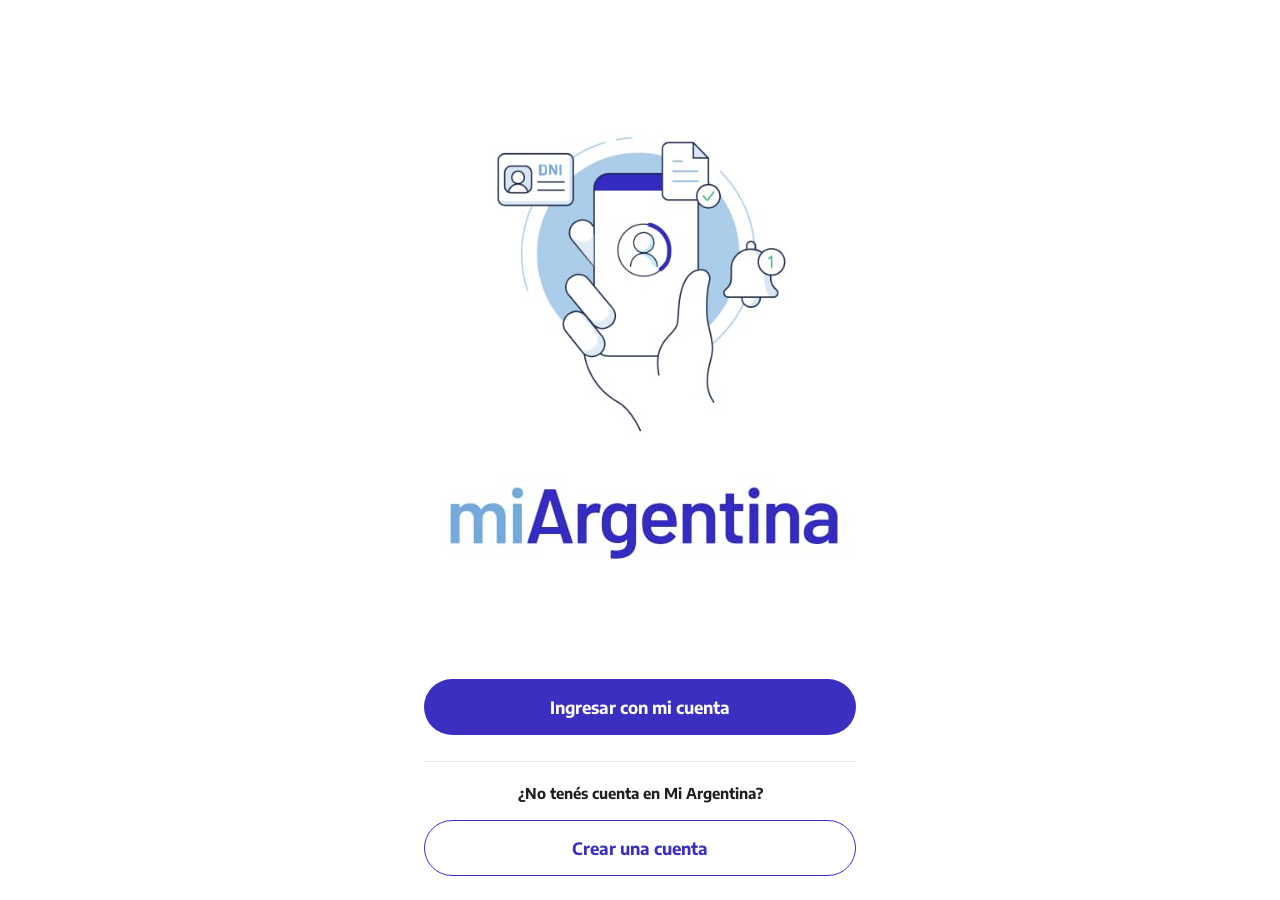
<file: index.html>
<!doctype html>
<html lang="es">
  <head>
    <meta charset="UTF-8" />
    <meta
      name="viewport"
      content="width=device-width, initial-scale=1.0, viewport-fit=cover"
    />
    <meta name="theme-color" content="#3830c2" />
    <meta name="mobile-web-app-capable" content="yes" />
    <meta name="apple-mobile-web-app-capable" content="yes" />
    <meta
      name="apple-mobile-web-app-status-bar-style"
      content="black-translucent"
    />
    <meta name="theme-color" content="#3a2fc1" />
    <title>Ingresar | Mi Argentina</title>
    <link rel="icon" href="res/favicon.ico" />
    <link rel="preconnect" href="https://fonts.googleapis.com" />
    <link rel="preconnect" href="https://fonts.gstatic.com" crossorigin />
    <link rel="apple-touch-icon" href="res/favicon.ico" />
    <link
      href="https://fonts.googleapis.com/css2?family=Encode+Sans:wght@500;600;700&family=Roboto:wght@400;500&display=swap"
      rel="stylesheet"
    />
    <style>
      :root {
        --primary: #3a2fc1;
        --text: #1f1f1f;
      }
      * {
        box-sizing: border-box;
        margin: 0;
        padding: 0;
      }
      html,
      body {
        height: 100%;
        background: #fff;
      }
      body {
        font-family: "Encode Sans", system-ui, sans-serif;
        color: var(--text);
        max-width: 480px;
        margin: 0 auto;
        min-height: 100dvh;
        display: flex;
        flex-direction: column;
        padding: env(safe-area-inset-top) 24px
          calc(24px + env(safe-area-inset-bottom));
        -webkit-tap-highlight-color: transparent;
      }

      .hero {
        flex: 1;
        display: flex;
        flex-direction: column;
        align-items: center;
        justify-content: center;
        gap: 28px;
        padding: 30px 0;
      }
      /* Placeholder for the brand/logo — replace with <img src="logo.svg" ...> */
      .brand-placeholder {
        width: 100%;
        aspect-ratio: 425 / 81;
        display: flex;
        align-items: center;
        justify-content: center;
        color: #9a9a9a;
        font-size: 13px;
        font-weight: 600;
        letter-spacing: 2px;
      }
      /* Placeholder for the hand illustration — replace with <img src="hand.svg" ...> */
      .hero-placeholder {
        width: 100%;
        max-width: 300px;
        aspect-ratio: 360 / 399;
        display: flex;
        align-items: center;
        justify-content: center;
        color: #9a9a9a;
        font-size: 14px;
        font-weight: 600;
        text-align: center;
      }

      .actions {
        display: flex;
        flex-direction: column;
      }
      .btn {
        display: flex;
        align-items: center;
        justify-content: center;
        width: 100%;
        height: 56px;
        border-radius: 999px;
        font-family: inherit;
        font-size: 17px;
        font-weight: 700;
        cursor: pointer;
        text-decoration: none;
      }
      .btn-primary {
        background: var(--primary);
        color: #fff;
        border: none;
      }
      .btn-primary:active {
        filter: brightness(1.1);
      }

      .divider {
        border: none;
        border-top: 1px solid #e6e6e6;
        margin: 26px 0 22px;
      }

      .signup-q {
        text-align: center;
        font-size: 15px;
        font-weight: 700;
        margin-bottom: 18px;
      }
      .btn-outline {
        background: #fff;
        color: var(--primary);
        border: 1.5px solid var(--primary);
      }
      .btn-outline:active {
        background: #f3f2fc;
      }
    </style>
  </head>
  <body>
    <div class="hero">
      <div>
        <img src="res/Hand.png" class="hero-placeholder" alt="Ingresar" />
      </div>
      <div>
        <img src="res/LogoMain.png" class="brand-placeholder" alt="Ingresar" />
      </div>
    </div>

    <div class="actions">
      <a href="dashboard.html" class="btn btn-primary"
        >Ingresar con mi cuenta</a
      >
      <hr class="divider" />
      <p class="signup-q">¿No tenés cuenta en Mi Argentina?</p>
      <a href="#" class="btn btn-outline">Crear una cuenta</a>
    </div>
  </body>
</html>
</file>
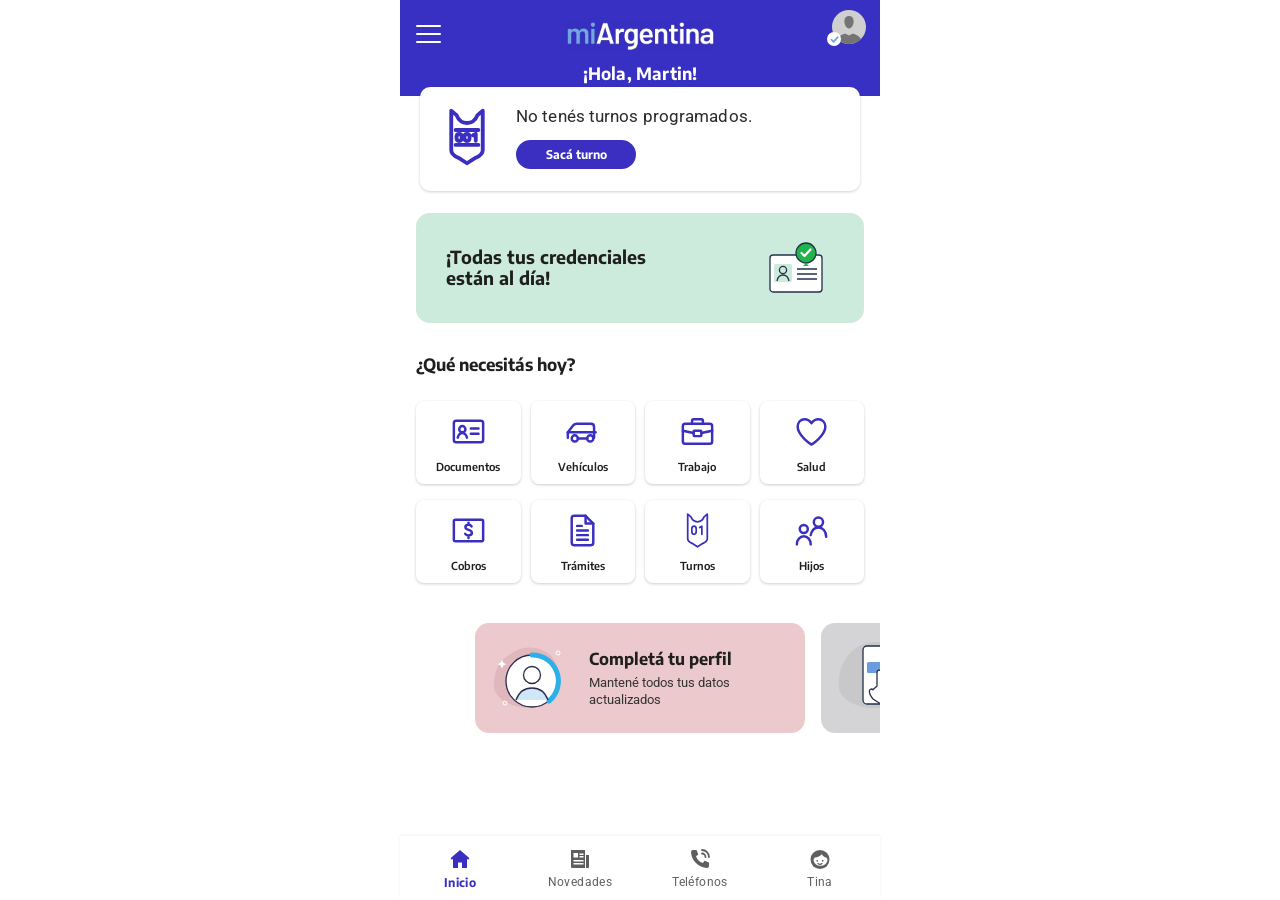
<file: dashboard.html>
<!doctype html>
<html lang="es">
  <head>
    <meta charset="UTF-8" />
    <meta
      name="viewport"
      content="width=device-width, initial-scale=1.0, viewport-fit=cover"
    />
    <meta name="theme-color" content="#3830c2" />
    <meta name="mobile-web-app-capable" content="yes" />
    <meta name="apple-mobile-web-app-capable" content="yes" />
    <meta
      name="apple-mobile-web-app-status-bar-style"
      content="black-translucent"
    />
    <meta name="theme-color" content="#3a2fc1" />
    <title>Ingresar | Mi Argentina</title>
    <link rel="icon" href="res/favicon.ico" />
    <link rel="preconnect" href="https://fonts.googleapis.com" />
    <link rel="preconnect" href="https://fonts.gstatic.com" crossorigin />
    <link rel="apple-touch-icon" href="res/favicon.ico" />
    <link
      href="https://fonts.googleapis.com/css2?family=Encode+Sans:wght@500;600;700&family=Roboto:wght@400;500&display=swap"
      rel="stylesheet"
    />
    <style>
      :root {
        --primary: #3a2fc1;
        --text: #1f1f1f;
        --muted: #5f5f5f;
        --bg: #ffffff;
        --green: #cdebdc;
        --pink: #ecc9cd;
        --nav-h: 64px;
      }
      * {
        box-sizing: border-box;
        margin: 0;
        padding: 0;
      }
      html,
      body {
        background: var(--bg);
      }
      body {
        font-family: "Encode Sans", system-ui, sans-serif;
        color: var(--text);
        max-width: 480px;
        margin: 0 auto;
        padding-bottom: calc(var(--nav-h) + 24px + env(safe-area-inset-bottom));
        overflow-x: hidden;
        -webkit-tap-highlight-color: transparent;
        -webkit-text-size-adjust: 100%;
      }
      svg.icon {
        fill: none;
        stroke: currentColor;
        stroke-width: 1.8;
        stroke-linecap: round;
        stroke-linejoin: round;
      }

      /* ---------- Header ---------- */
      .app-header {
        background: #3830c2;
        padding: env(safe-area-inset-top) 0 0;
        height: calc(96px + env(safe-area-inset-top));
        position: relative;
      }
      .app-header .bar {
        display: flex;
        justify-content: space-between;
        align-items: flex-start;
        padding: 10px 14px 0 16px;
      }
      .logo-placeholder {
        position: absolute;
        left: 50%;
        top: calc(env(safe-area-inset-top) + 22px);
        transform: translateX(-50%);
        width: min(150px, 42vw);
        aspect-ratio: 451 / 86; /* same proportions as a 451x86 logo */
        border: none;
        display: flex;
        align-items: center;
        justify-content: center;
        color: #fff;
        font-size: 12px;
        font-weight: 600;
        letter-spacing: 2px;
      }
      .greeting {
        position: absolute;
        left: 0;
        right: 0;
        top: calc(env(safe-area-inset-top) + 62px);
        text-align: center;
        color: #fff;
        font-size: 17px;
        font-weight: 700;
        letter-spacing: 0.2px;
      }
      .menu-btn {
        width: 40px;
        height: 40px;
        margin: 4px 0 0 -8px;
        background: none;
        border: none;
        cursor: pointer;
        display: flex;
        flex-direction: column;
        justify-content: center;
        align-items: center;
        gap: 5.5px;
      }
      .menu-btn span {
        display: block;
        width: 25px;
        height: 2.5px;
        background: #fff;
        border-radius: 2px;
      }
      .avatar {
        position: relative;
        width: 34px;
        height: 34px;
        display: block;
      }
      .avatar .badge {
        position: absolute;
        left: -5px;
        bottom: -2px;
        width: 14px;
        height: 14px;
        border-radius: 50%;
        background: #fff;
        display: flex;
        align-items: center;
        justify-content: center;
      }
      /* turnos card overlaps the bottom of the purple header */
      .app-header + main .turno-card {
        margin-top: -09px;
        position: relative;
      }

      /* ---------- Turnos card ---------- */
      .turno-card {
        margin: 12px 20px 0;
        background: #fff;
        border-radius: 10px;
        box-shadow: 0 1px 3px rgba(0, 0, 0, 0.18);
        padding: 16px 20px 20px 26px;
        display: flex;
        align-items: center;
        gap: 28px;
      }
      .turno-card .big-icon {
        width: 42px;
        height: 68px;
        color: var(--primary);
        stroke-width: 2.2;
        flex-shrink: 0;
      }
      .turno-card p {
        font-family: Roboto, sans-serif;
        font-size: 17px;
        font-weight: 400;
        color: #2a2a2a;
        margin-bottom: 14px;
        letter-spacing: 0.1px;
      }
      .btn {
        display: inline-block;
        width: 120px;
        height: 29px;
        background: var(--primary);
        color: #fff;
        font-family: inherit;
        font-weight: 700;
        font-size: 12px;
        border: none;
        border-radius: 999px;
        cursor: pointer;
      }

      /* ---------- Credentials banner ---------- */
      .banner {
        margin: 22px 16px 0;
        background: var(--green);
        border-radius: 14px;
        height: 110px;
        display: flex;
        align-items: center;
        justify-content: space-between;
        padding: 0 40px 0 30px;
      }
      .banner h2 {
        font-size: 18px;
        font-weight: 700;
        line-height: 1.15;
      }

      /* ---------- Quick access ---------- */
      .section-title {
        font-size: 17px;
        font-weight: 700;
        margin: 30px 16px 26px;
      }
      .grid {
        display: grid;
        grid-template-columns: repeat(4, 1fr);
        gap: 16px 10px;
        padding: 0 16px;
      }
      .tile {
        height: 83px;
        background: #fff;
        border-radius: 8px;
        box-shadow: 0 1px 3px rgba(0, 0, 0, 0.2);
        display: flex;
        flex-direction: column;
        align-items: center;
        justify-content: center;
        gap: 10px;
        text-decoration: none;
        color: var(--text);
        font-size: 11px;
        font-weight: 600;
      }
      .tile svg {
        width: 37px;
        height: 37px;
        color: var(--primary);
        stroke-width: 1.6;
      }

      /* ---------- Carousel ---------- */
      .carousel {
        margin-top: 40px;
        display: flex;
        gap: 16px;
        overflow-x: auto;
        scroll-snap-type: x mandatory;
        padding: 0 calc((100% - 330px) / 2);
        scrollbar-width: none;
      }
      .carousel::-webkit-scrollbar {
        display: none;
      }
      .slide {
        flex: 0 0 330px;
        height: 110px;
        border-radius: 14px;
        scroll-snap-align: center;
        display: flex;
        align-items: center;
        gap: 16px;
        padding: 0 16px;
      }
      .slide.pink {
        background: var(--pink);
      }
      .slide.gray {
        background: #d4d4d6;
      }
      .slide h3 {
        font-size: 16.5px;
        font-weight: 700;
        margin-bottom: 6px;
      }
      .slide p {
        font-family: Roboto, sans-serif;
        font-size: 13px;
        line-height: 1.3;
        color: #333;
      }

      /* ---------- Bottom nav ---------- */
      .bottom-nav {
        position: fixed;
        bottom: 0;
        left: 50%;
        transform: translateX(-50%);
        width: 100%;
        max-width: 480px;
        height: calc(var(--nav-h) + env(safe-area-inset-bottom));
        padding-bottom: env(safe-area-inset-bottom);
        z-index: 10;
        background: #fff;
        box-shadow: 0 -1px 3px rgba(0, 0, 0, 0.06);
        display: grid;
        grid-template-columns: repeat(4, 1fr);
      }
      .bottom-nav a {
        display: flex;
        flex-direction: column;
        align-items: center;
        justify-content: center;
        gap: 4px;
        text-decoration: none;
        color: var(--muted);
        font-family: Roboto, sans-serif;
        font-size: 12px;
        letter-spacing: 0.4px;
      }
      .bottom-nav a svg {
        width: 24px;
        height: 24px;
      }
      .bottom-nav a.active {
        color: var(--primary);
        font-family: "Encode Sans", sans-serif;
        font-weight: 700;
      }
    </style>
  </head>
  <body>
    <!-- Icon sprite -->
    <svg width="0" height="0" style="position: absolute">
      <defs>
        <symbol id="i-doc-id" viewBox="0 0 24 24">
          <rect x="2.5" y="5" width="19" height="14" rx="1.5" />
          <circle cx="8" cy="10.5" r="2" />
          <path d="M5 16c.5-2 1.6-3 3-3s2.5 1 3 3" />
          <path d="M13.5 10h5M13.5 13.5h5" />
        </symbol>
        <symbol id="i-car" viewBox="0 0 24 24">
          <path
            d="M2.5 16v-3.5l3.5-4.5c.6-.7 1.4-1 2.3-1h9.2c1.2 0 2 .9 2 2V16"
          />
          <path d="M2.5 12.5h18" />
          <circle cx="7" cy="16.5" r="2" />
          <circle cx="17" cy="16.5" r="2" />
          <path d="M9 16.5h6" />
        </symbol>
        <symbol id="i-briefcase" viewBox="0 0 24 24">
          <rect x="2.5" y="7" width="19" height="13" rx="1.5" />
          <path d="M8.5 7V5a1 1 0 0 1 1-1h5a1 1 0 0 1 1 1v2" />
          <path d="M2.5 11.5 9.5 13M21.5 11.5 14.5 13" />
          <rect x="9.5" y="11.5" width="5" height="3.5" rx=".5" />
        </symbol>
        <symbol id="i-heart" viewBox="0 0 24 24">
          <path
            d="M12 20.5S3 14.8 3 8.8C3 6 5.1 4 7.6 4c1.9 0 3.4 1.1 4.4 2.6C13 5.1 14.5 4 16.4 4 18.9 4 21 6 21 8.8c0 6-9 11.7-9 11.7Z"
          />
        </symbol>
        <symbol id="i-money" viewBox="0 0 24 24">
          <rect x="2.5" y="5" width="19" height="14" rx="1" />
          <path
            d="M14 9.3c-.4-.7-1.1-1-2-1-1.2 0-2 .6-2 1.6 0 2.2 4.2 1.2 4.2 3.6 0 1-.9 1.7-2.2 1.7-1 0-1.8-.4-2.2-1.1M12 7v1.3M12 15.2v1.6"
          />
        </symbol>
        <symbol id="i-file" viewBox="0 0 24 24">
          <path
            d="M14 2.5H6.5a1.5 1.5 0 0 0-1.5 1.5v16a1.5 1.5 0 0 0 1.5 1.5h11A1.5 1.5 0 0 0 19 20V7.5Z"
          />
          <path d="M14 2.5v5h5" />
          <path d="M8.5 12h7M8.5 15h7M8.5 18h7M8.5 9h3" />
        </symbol>
        <symbol id="i-turno" viewBox="0 0 24 34">
          <path
            d="M3 2v22.5c0 2.3 2.2 3.5 4 4.3L12 32l5-3.2c1.8-.8 4-2 4-4.3V2l-3 2.5c-1.2 3-3.3 4.5-6 4.5S7.2 7.5 6 4.5Z"
          />
          <path
            d="M6.8 15.5c0-1.5.8-2.5 2-2.5s2 1 2 2.5v2.5c0 1.5-.8 2.5-2 2.5s-2-1-2-2.5ZM14 14.3l2-1.3v7.5"
          />
        </symbol>
        <symbol id="i-turno-big" viewBox="0 0 24 34">
          <path
            d="M3 2v22.5c0 2.3 2.2 3.5 4 4.3L12 32l5-3.2c1.8-.8 4-2 4-4.3V2l-3 2.5c-1.2 3-3.3 4.5-6 4.5S7.2 7.5 6 4.5Z"
          />
          <path d="M5.5 13h13M5.5 21.5h13" />
          <path
            d="M6 17.3c0-1.3.6-2 1.5-2s1.5.7 1.5 2-.6 2-1.5 2-1.5-.7-1.5-2ZM10.5 17.3c0-1.3.6-2 1.5-2s1.5.7 1.5 2-.6 2-1.5 2-1.5-.7-1.5-2ZM15.5 16l1.5-.8v4"
          />
        </symbol>
        <symbol id="i-kids" viewBox="0 0 24 24">
          <circle cx="7" cy="11" r="2.6" />
          <path d="M2.5 21c0-3 2-5.2 4.5-5.2s4.5 2.2 4.5 5.2" />
          <circle cx="16.5" cy="6.5" r="3" />
          <path d="M11.5 15c.6-3.2 2.6-5 5-5 2.8 0 5 2.4 5 6" />
        </symbol>
      </defs>
    </svg>

    <header class="app-header">
      <!-- Replace this placeholder with your own logo, e.g. <img src="logo.svg" alt="Nombre de la app" class="logo-placeholder"> -->
      <div>
        <img src="res/LogoMA.png" alt="Mi Argentina" class="logo-placeholder" />
      </div>
      <p class="greeting">¡Hola, Martin!</p>
      <div class="bar">
        <button class="menu-btn" aria-label="Abrir menú">
          <span></span><span></span><span></span>
        </button>
        <a href="#" class="avatar" aria-label="Mi perfil">
          <svg width="34" height="34" viewBox="0 0 34 34">
            <defs>
              <clipPath id="av"><circle cx="17" cy="17" r="17" /></clipPath>
            </defs>
            <circle cx="17" cy="17" r="17" fill="#cfcfcf" />
            <g clip-path="url(#av)" fill="#747474">
              <path
                d="M17 6c3 0 4.6 2.2 4.6 5.2 0 3.6-1.8 7.2-4.6 7.2s-4.6-3.6-4.6-7.2C12.4 8.2 14 6 17 6Z"
              />
              <path d="M3 34c1-6 5-9 10-10.5l4 2 4-2C26 25 30 28 31 34Z" />
            </g>
          </svg>
          <span class="badge"
            ><svg width="9" height="9" viewBox="0 0 10 10">
              <path
                d="M1.5 5.2 4 7.6 8.6 2.4"
                fill="none"
                stroke="#6aa6dc"
                stroke-width="1.8"
                stroke-linecap="round"
                stroke-linejoin="round"
              /></svg
          ></span>
        </a>
      </div>
    </header>

    <main>
      <div class="turno-card">
        <svg class="icon big-icon" viewBox="0 0 24 34">
          <use href="#i-turno-big" />
        </svg>
        <div>
          <p>No tenés turnos programados.</p>
          <button class="btn">Sacá turno</button>
        </div>
      </div>

      <div class="banner">
        <h2>¡Todas tus credenciales<br />están al día!</h2>
        <svg width="56" height="52" viewBox="0 0 56 52" aria-hidden="true">
          <rect
            x="2"
            y="13"
            width="52"
            height="37"
            rx="3"
            fill="#fff"
            stroke="#24304a"
            stroke-width="1.3"
          />
          <rect x="6" y="22" width="18" height="18" rx="1.5" fill="#cdebdc" />
          <circle
            cx="15"
            cy="28"
            r="3.6"
            fill="none"
            stroke="#24304a"
            stroke-width="1.3"
          />
          <path
            d="M9 39c.8-4 3.2-6 6-6s5.2 2 6 6"
            fill="none"
            stroke="#24304a"
            stroke-width="1.3"
          />
          <path
            d="M29 27h20M29 32h20M29 37h20"
            stroke="#24304a"
            stroke-width="1.3"
          />
          <circle
            cx="38"
            cy="11"
            r="10"
            fill="#1fb54a"
            stroke="#24304a"
            stroke-width="1.3"
          />
          <path d="M38 21l-3 3h6Z" fill="#1fb54a" />
          <path
            d="M33.5 11l3 3 6-6.5"
            fill="none"
            stroke="#fff"
            stroke-width="2.2"
            stroke-linecap="round"
            stroke-linejoin="round"
          />
        </svg>
      </div>

      <h2 class="section-title">¿Qué necesitás hoy?</h2>
      <div class="grid">
        <a href="docs.html" class="tile"
          ><svg class="icon"><use href="#i-doc-id" /></svg>Documentos</a
        >
        <a href="#" class="tile"
          ><svg class="icon"><use href="#i-car" /></svg>Vehículos</a
        >
        <a href="#" class="tile"
          ><svg class="icon"><use href="#i-briefcase" /></svg>Trabajo</a
        >
        <a href="#" class="tile"
          ><svg class="icon"><use href="#i-heart" /></svg>Salud</a
        >
        <a href="dni_details2.html" class="tile"
          ><svg class="icon"><use href="#i-money" /></svg>Cobros</a
        >
        <a href="config_dni.html" class="tile"
          ><svg class="icon"><use href="#i-file" /></svg>Trámites</a
        >
        <a href="dni2.html" class="tile"
          ><svg class="icon" viewBox="0 0 24 34"><use href="#i-turno" /></svg
          >Turnos</a
        >
        <a href="#" class="tile"
          ><svg class="icon"><use href="#i-kids" /></svg>Hijos</a
        >
      </div>

      <div class="carousel" id="carousel">
        <div class="slide pink">
          <svg
            width="82"
            height="70"
            viewBox="0 0 80 70"
            style="flex-shrink: 0"
            aria-hidden="true"
          >
            <path
              d="M20 10c14-10 36-6 44 10s2 40-18 44S0 58 2 40 8 18 20 10Z"
              fill="#dcb0b6"
              opacity=".7"
            />
            <circle
              cx="40"
              cy="38"
              r="26"
              fill="#fff"
              stroke="#2b2b4a"
              stroke-width="1.3"
            />
            <path
              d="M40 12a26 26 0 0 1 17 46"
              fill="none"
              stroke="#2bb0ea"
              stroke-width="5"
              stroke-linecap="round"
            />
            <circle
              cx="40"
              cy="32"
              r="8.5"
              fill="#fff"
              stroke="#2b2b4a"
              stroke-width="1.3"
            />
            <path
              d="M24 57c3-8 9-12 16-12s13 4 16 12"
              fill="#cfe7f7"
              stroke="#2b2b4a"
              stroke-width="1.3"
            />
            <path
              d="M10 17l1.4 2.8 2.8 1.4-2.8 1.4L10 25.4l-1.4-2.8-2.8-1.4 2.8-1.4Z"
              fill="#fff"
            />
            <circle
              cx="66"
              cy="10"
              r="2"
              fill="none"
              stroke="#fff"
              stroke-width="1"
            />
            <circle
              cx="13"
              cy="60"
              r="2"
              fill="none"
              stroke="#fff"
              stroke-width="1"
            />
          </svg>
          <div>
            <h3>Completá tu perfil</h3>
            <p>Mantené todos tus datos actualizados</p>
          </div>
        </div>
        <div class="slide gray">
          <svg
            width="82"
            height="76"
            viewBox="0 0 82 76"
            style="flex-shrink: 0"
            aria-hidden="true"
          >
            <path
              d="M22 6c16-8 40-4 50 10s8 38-12 48S4 66 2 48 8 14 22 6Z"
              fill="#c4c4c7"
              opacity=".7"
            />
            <rect
              x="26"
              y="6"
              width="32"
              height="58"
              rx="4"
              fill="#fff"
              stroke="#24304a"
              stroke-width="1.3"
            />
            <rect
              x="30"
              y="22"
              width="26"
              height="11"
              rx="1.5"
              fill="#6b9be0"
            />
            <circle
              cx="58"
              cy="28"
              r="5"
              fill="#fff"
              stroke="#24304a"
              stroke-width="1.2"
            />
            <path
              d="M55.6 28l1.6 1.6 3-3.2"
              fill="none"
              stroke="#1fb54a"
              stroke-width="1.6"
              stroke-linecap="round"
              stroke-linejoin="round"
            />
            <path
              d="M40 46V32.5a2.3 2.3 0 0 1 4.6 0V42l.2-2.6a2.2 2.2 0 0 1 4.4.3v1.3a2.1 2.1 0 0 1 4.2.2v1.6a2 2 0 0 1 4 .2v8c0 6-3 11-8 13l-3.5 1.5L36 59c-2.5-3-4-6-3.5-8.5.4-1.6 2.3-2 3.4-.8Z"
              fill="#fff"
              stroke="#24304a"
              stroke-width="1.3"
              stroke-linejoin="round"
            />
            <path
              d="M58 52c.5 5-1 10-4 14l-6 2 5 1c4-3 6-9 5-17Z"
              fill="#cfe7f7"
            />
          </svg>
          <div>
            <h3>Suscribí servicios</h3>
            <p>Elegí los servicios que querés ver en la aplicación</p>
          </div>
        </div>
      </div>
    </main>

    <nav class="bottom-nav">
      <a href="#" class="active">
        <svg viewBox="0 0 24 24">
          <path
            fill="currentColor"
            d="M12 3 2.5 11.3l1.3 1.5L5 11.8V21h5v-5.5h4V21h5v-9.2l1.2 1 1.3-1.5Z"
          />
        </svg>
        Inicio
      </a>
      <a href="#">
        <svg viewBox="0 0 24 24">
          <path
            fill="currentColor"
            d="M3 3h14v18H4a1 1 0 0 1-1-1Zm15 5h3v12a1 1 0 0 1-1 1h-2Z"
          />
          <g fill="#fff">
            <rect x="5.5" y="6" width="4.5" height="4.5" />
            <rect x="11.5" y="6.5" width="4" height="1.5" />
            <rect x="11.5" y="9" width="4" height="1.5" />
            <rect x="5.5" y="13" width="10" height="1.5" />
            <rect x="5.5" y="16" width="10" height="1.5" />
          </g>
        </svg>
        Novedades
      </a>
      <a href="#">
        <svg viewBox="0 0 24 24">
          <path
            fill="currentColor"
            d="M5 3h3.5l1.8 4.5-2.3 1.7a11 11 0 0 0 6.8 6.8l1.7-2.3L21 15.5V19a2 2 0 0 1-2 2A17 17 0 0 1 3 5a2 2 0 0 1 2-2Z"
          />
          <path
            d="M14 3a7 7 0 0 1 7 7M14 6.5a3.5 3.5 0 0 1 3.5 3.5"
            fill="none"
            stroke="currentColor"
            stroke-width="1.8"
            stroke-linecap="round"
          />
        </svg>
        Teléfonos
      </a>
      <a href="#">
        <svg viewBox="0 0 24 24">
          <circle cx="12" cy="12.5" r="9.5" fill="currentColor" />
          <path
            d="M5.5 13.5c0-1 .5-2.2 1.3-3 2.8-.3 5.5-1.6 7-3.3.9 1.7 2.8 3 4.8 3.5.6.8.9 1.8.9 2.8a7.3 7.3 0 0 1-14 0Z"
            fill="#fff"
          />
          <circle cx="9.3" cy="13.8" r=".9" fill="currentColor" />
          <circle cx="14.7" cy="13.8" r=".9" fill="currentColor" />
          <path
            d="M10 16.6c1.2.9 2.8.9 4 0"
            fill="none"
            stroke="currentColor"
            stroke-width="1.2"
            stroke-linecap="round"
          />
        </svg>
        Tina
      </a>
    </nav>

    <script>
      // Start the carousel centered on the pink "Completá tu perfil" slide
      const c = document.getElementById("carousel");
      const s = c.children[0];
      function centerSlide() {
        const cr = c.getBoundingClientRect(),
          sr = s.getBoundingClientRect();
        c.scrollLeft += sr.left - cr.left - (cr.width - sr.width) / 2;
      }
      centerSlide();
      window.addEventListener("load", centerSlide);
      window.addEventListener("resize", centerSlide);

      // Bottom navigation: highlight the tapped tab
      document.querySelectorAll(".bottom-nav a").forEach((a) => {
        a.addEventListener("click", (e) => {
          e.preventDefault();
          document
            .querySelector(".bottom-nav a.active")
            ?.classList.remove("active");
          a.classList.add("active");
        });
      });
    </script>
  </body>
</html>
</file>
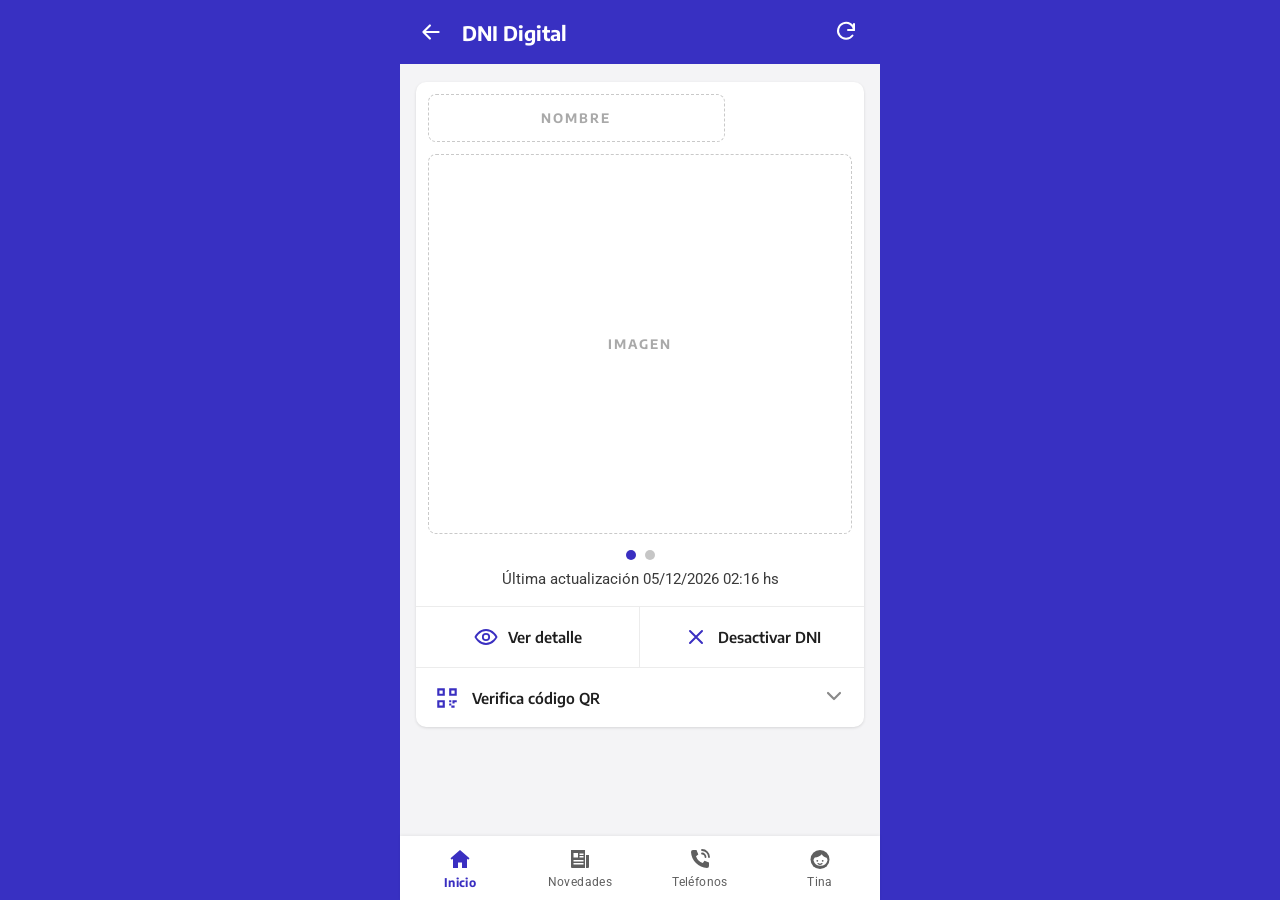
<file: dni.html>
<!DOCTYPE html>
<html lang="es">
<head>
<meta charset="UTF-8">
<meta name="viewport" content="width=device-width, initial-scale=1.0, viewport-fit=cover">
<meta name="theme-color" content="#3830c2">
<meta name="apple-mobile-web-app-status-bar-style" content="default">
<meta name="apple-mobile-web-app-capable" content="yes">
<meta name="mobile-web-app-capable" content="yes">
<title>DNI Digital</title>
<link rel="preconnect" href="https://fonts.googleapis.com">
<link rel="preconnect" href="https://fonts.gstatic.com" crossorigin>
<link href="https://fonts.googleapis.com/css2?family=Encode+Sans:wght@500;600;700&family=Roboto:wght@400;500&display=swap" rel="stylesheet">
<style>
  :root { --primary: #3a2fc1; --text: #1f1f1f; --muted: #5f5f5f; --nav-h: 64px; }
  * { box-sizing: border-box; margin: 0; padding: 0; }
  html { background: #3830c2; overscroll-behavior: none; }
  body {
    font-family: "Encode Sans", system-ui, sans-serif; color: var(--text);
    background: #f4f4f6;
    max-width: 480px; margin: 0 auto; min-height: 100dvh;
    padding-bottom: calc(var(--nav-h) + 24px + env(safe-area-inset-bottom));
    -webkit-tap-highlight-color: transparent;
  }

  /* ---------- Header ---------- */
  .app-header {
    background: #3830c2; color: #fff;
    padding: env(safe-area-inset-top) 18px 0;
    height: calc(64px + env(safe-area-inset-top));
    display: flex; align-items: center; gap: 18px;
  }
  .app-header .back, .app-header .refresh { color: #fff; display: flex; }
  .app-header .title { font-size: 20px; font-weight: 700; flex: 1; }
  .icon-btn { background: none; border: none; cursor: pointer; padding: 4px; color: #fff; }

  /* ---------- Credential card ---------- */
  .card {
    margin: 18px 16px 0; background: #fff; border-radius: 10px;
    box-shadow: 0 1px 3px rgba(0,0,0,.12); overflow: hidden;
  }
  .credential { margin: 12px; display: flex; flex-direction: column; gap: 12px; }
  /* NAME placeholder (top bar) and IMAGE placeholder (large block) */
  .ph {
    border: 1.5px dashed #c9c9c9; border-radius: 8px;
    display: flex; align-items: center; justify-content: center;
    color: #a9a9a9; font-weight: 700; letter-spacing: 2px; font-size: 13px;
  }
  .ph-name { height: 48px; width: 70%; }
  .ph-image { height: 380px; }

  .dots { display: flex; justify-content: center; gap: 9px; padding: 4px 0 10px; }
  .dots span { width: 10px; height: 10px; border-radius: 50%; background: #c6c6c6; }
  .dots span.on { background: var(--primary); }

  .updated {
    text-align: center; font-family: Roboto, sans-serif; font-size: 15px; color: #3a3a3a;
    padding: 0 16px 18px;
  }

  /* action buttons row */
  .actions { display: grid; grid-template-columns: 1fr 1fr; border-top: 1px solid #ececec; }
  .actions button {
    display: flex; align-items: center; justify-content: center; gap: 10px;
    padding: 18px 8px; background: none; border: none; cursor: pointer;
    font-family: inherit; font-size: 15px; font-weight: 600; color: var(--text);
  }
  .actions button:first-child { border-right: 1px solid #ececec; }
  .actions button svg { width: 24px; height: 24px; color: var(--primary); }

  /* QR row (expandable) */
  .qr-row {
    display: flex; align-items: center; gap: 12px; width: 100%;
    padding: 16px 18px; background: none; border: none; border-top: 1px solid #ececec;
    cursor: pointer; font-family: inherit; font-size: 15px; font-weight: 600; color: var(--text);
    text-align: left;
  }
  .qr-row .qr-ico { width: 26px; height: 26px; color: var(--primary); flex-shrink: 0; }
  .qr-row .lbl { flex: 1; }
  .qr-row .chev { color: #8a8a8a; transition: transform .25s; }
  .card.qr-open .qr-row .chev { transform: rotate(180deg); }
  .qr-body { max-height: 0; overflow: hidden; transition: max-height .3s ease; }
  .card.qr-open .qr-body { max-height: 320px; }
  .qr-body-inner { padding: 6px 18px 22px; display: flex; flex-direction: column; align-items: center; gap: 12px; }
  .qr-placeholder {
    width: 180px; height: 180px; border: 1.5px dashed #d2d2d2; border-radius: 8px;
    display: flex; align-items: center; justify-content: center;
    color: #b5b5b5; font-family: Roboto, sans-serif; font-size: 12px;
  }

  /* ---------- Bottom nav ---------- */
  .bottom-nav {
    position: fixed; bottom: 0; left: 50%; transform: translateX(-50%);
    width: 100%; max-width: 480px;
    height: calc(var(--nav-h) + env(safe-area-inset-bottom));
    padding-bottom: env(safe-area-inset-bottom); z-index: 10;
    background: #fff; box-shadow: 0 -1px 3px rgba(0,0,0,.06);
    display: grid; grid-template-columns: repeat(4, 1fr);
  }
  .bottom-nav a {
    display: flex; flex-direction: column; align-items: center; justify-content: center; gap: 4px;
    text-decoration: none; color: var(--muted);
    font-family: Roboto, sans-serif; font-size: 12px; letter-spacing: .4px;
  }
  .bottom-nav a svg { width: 24px; height: 24px; }
  .bottom-nav a.active { color: var(--primary); font-family: "Encode Sans", sans-serif; font-weight: 700; }
</style>
</head>
<body>

<header class="app-header">
  <a href="docs.html" class="back" aria-label="Volver">
    <svg width="26" height="26" viewBox="0 0 24 24" fill="none" stroke="currentColor" stroke-width="2" stroke-linecap="round" stroke-linejoin="round"><path d="M19 12H5M11 6l-6 6 6 6"/></svg>
  </a>
  <span class="title">DNI Digital</span>
  <button class="icon-btn" aria-label="Actualizar">
    <svg width="24" height="24" viewBox="0 0 24 24" fill="none" stroke="currentColor" stroke-width="2" stroke-linecap="round" stroke-linejoin="round"><path d="M20 11a8 8 0 1 0-1.5 5.5"/><path d="M20 5v6h-6"/></svg>
  </button>
</header>

<main>
  <div class="card" id="card">
    <!-- Replace this placeholder with the credential image when you have one -->
    <div class="credential">
      <div class="ph ph-name">NOMBRE</div>
      <div class="ph ph-image">IMAGEN</div>
    </div>

    <div class="dots"><span class="on"></span><span></span></div>
    <p class="updated">Última actualización <span id="upd"></span></p>

    <div class="actions">
      <button type="button">
        <svg viewBox="0 0 24 24" fill="none" stroke="currentColor" stroke-width="1.8"><path d="M1.5 12S5 5 12 5s10.5 7 10.5 7-3.5 7-10.5 7S1.5 12 1.5 12Z"/><circle cx="12" cy="12" r="3.2"/></svg>
        Ver detalle
      </button>
      <button type="button">
        <svg viewBox="0 0 24 24" fill="none" stroke="currentColor" stroke-width="2" stroke-linecap="round"><path d="M6 6l12 12M18 6 6 18"/></svg>
        Desactivar DNI
      </button>
    </div>

    <button class="qr-row" onclick="document.getElementById('card').classList.toggle('qr-open')">
      <svg class="qr-ico" viewBox="0 0 24 24" fill="currentColor"><path d="M3 3h7v7H3V3Zm2 2v3h3V5H5Zm-2 9h7v7H3v-7Zm2 2v3h3v-3H5ZM14 3h7v7h-7V3Zm2 2v3h3V5h-3Zm-2 9h2v2h-2v-2Zm5 0h2v2h-2v-2Zm-5 3h2v2h-2v-2Zm2 2h3v2h-3v-2Zm3-5v3h-2v-3h2Z"/></svg>
      <span class="lbl">Verifica código QR</span>
      <span class="chev"><svg width="24" height="24" viewBox="0 0 24 24" fill="none" stroke="currentColor" stroke-width="2.2" stroke-linecap="round" stroke-linejoin="round"><path d="M6 9l6 6 6-6"/></svg></span>
    </button>
    <div class="qr-body"><div class="qr-body-inner">
      <div class="qr-placeholder">CÓDIGO QR</div>
    </div></div>
  </div>
</main>

<nav class="bottom-nav">
  <a href="dashboard.html" class="active">
    <svg viewBox="0 0 24 24"><path fill="currentColor" d="M12 3 2.5 11.3l1.3 1.5L5 11.8V21h5v-5.5h4V21h5v-9.2l1.2 1 1.3-1.5Z"/></svg>
    Inicio
  </a>
  <a href="#">
    <svg viewBox="0 0 24 24"><path fill="currentColor" d="M3 3h14v18H4a1 1 0 0 1-1-1Zm15 5h3v12a1 1 0 0 1-1 1h-2Z"/><g fill="#fff"><rect x="5.5" y="6" width="4.5" height="4.5"/><rect x="11.5" y="6.5" width="4" height="1.5"/><rect x="11.5" y="9" width="4" height="1.5"/><rect x="5.5" y="13" width="10" height="1.5"/><rect x="5.5" y="16" width="10" height="1.5"/></g></svg>
    Novedades
  </a>
  <a href="#">
    <svg viewBox="0 0 24 24"><path fill="currentColor" d="M5 3h3.5l1.8 4.5-2.3 1.7a11 11 0 0 0 6.8 6.8l1.7-2.3L21 15.5V19a2 2 0 0 1-2 2A17 17 0 0 1 3 5a2 2 0 0 1 2-2Z"/><path d="M14 3a7 7 0 0 1 7 7M14 6.5a3.5 3.5 0 0 1 3.5 3.5" fill="none" stroke="currentColor" stroke-width="1.8" stroke-linecap="round"/></svg>
    Teléfonos
  </a>
  <a href="#">
    <svg viewBox="0 0 24 24"><circle cx="12" cy="12.5" r="9.5" fill="currentColor"/><path d="M5.5 13.5c0-1 .5-2.2 1.3-3 2.8-.3 5.5-1.6 7-3.3.9 1.7 2.8 3 4.8 3.5.6.8.9 1.8.9 2.8a7.3 7.3 0 0 1-14 0Z" fill="#fff"/><circle cx="9.3" cy="13.8" r=".9" fill="currentColor"/><circle cx="14.7" cy="13.8" r=".9" fill="currentColor"/><path d="M10 16.6c1.2.9 2.8.9 4 0" fill="none" stroke="currentColor" stroke-width="1.2" stroke-linecap="round"/></svg>
    Tina
  </a>
</nav>

<script>
  // Show the current date and time, updated live
  const p = n => String(n).padStart(2, '0');
  function updateTime() {
    const d = new Date();
    document.getElementById('upd').textContent =
      `${p(d.getDate())}/${p(d.getMonth()+1)}/${d.getFullYear()} ${p(d.getHours())}:${p(d.getMinutes())} hs`;
  }
  updateTime();
  setInterval(updateTime, 1000);
</script>
</body>
</html>
</file>
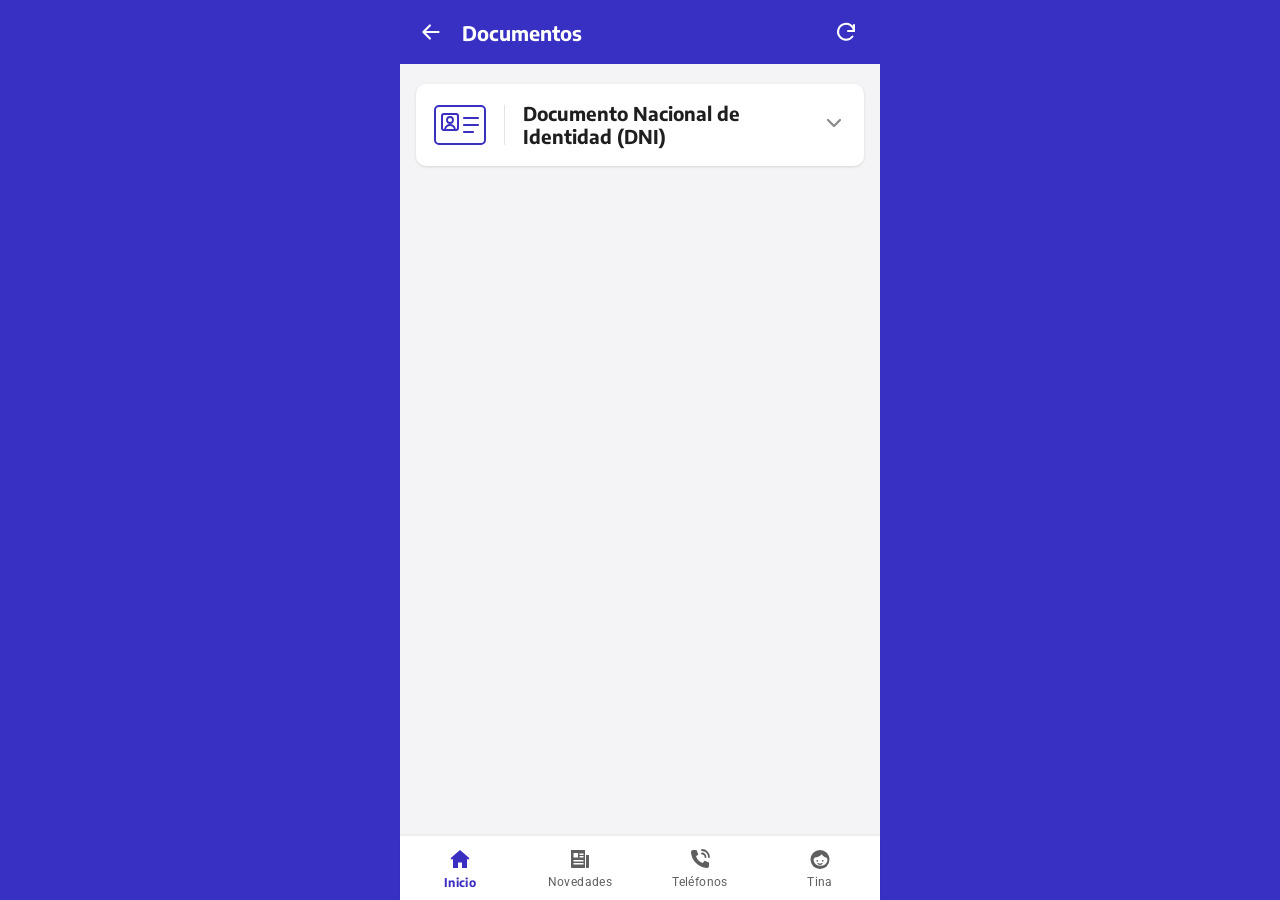
<file: docs.html>
<!DOCTYPE html>
<html lang="es">
<head>
<meta charset="UTF-8">
<meta name="viewport" content="width=device-width, initial-scale=1.0, viewport-fit=cover">
<meta name="theme-color" content="#3830c2">
<meta name="apple-mobile-web-app-status-bar-style" content="default">
<meta name="apple-mobile-web-app-capable" content="yes">
<meta name="mobile-web-app-capable" content="yes">
<title>Documentos</title>
<link rel="preconnect" href="https://fonts.googleapis.com">
<link rel="preconnect" href="https://fonts.gstatic.com" crossorigin>
<link href="https://fonts.googleapis.com/css2?family=Encode+Sans:wght@500;600;700&family=Roboto:wght@400;500&display=swap" rel="stylesheet">
<style>
  :root { --primary: #3a2fc1; --text: #1f1f1f; --muted: #5f5f5f; --nav-h: 64px; }
  * { box-sizing: border-box; margin: 0; padding: 0; }
  html { background: #3830c2; overscroll-behavior: none; }
  body { background: #f4f4f6; }
  body {
    font-family: "Encode Sans", system-ui, sans-serif; color: var(--text);
    max-width: 480px; margin: 0 auto; min-height: 100dvh;
    padding-bottom: calc(var(--nav-h) + 24px + env(safe-area-inset-bottom));
    -webkit-tap-highlight-color: transparent;
  }
  svg.icon { fill: none; stroke: currentColor; stroke-width: 1.8; stroke-linecap: round; stroke-linejoin: round; }

  /* ---------- Header ---------- */
  .app-header {
    background: #3830c2; color: #fff;
    padding: env(safe-area-inset-top) 18px 0;
    height: calc(64px + env(safe-area-inset-top));
    display: flex; align-items: center; gap: 18px;
  }
  .app-header .back { color: #fff; display: flex; }
  .app-header .title { font-size: 20px; font-weight: 700; flex: 1; }
  .app-header .refresh { color: #fff; display: flex; }
  .icon-btn { background: none; border: none; cursor: pointer; padding: 4px; }

  /* ---------- Document list ---------- */
  .list { padding: 20px 16px 0; display: flex; flex-direction: column; gap: 18px; }
  .doc {
    background: #fff; border-radius: 10px;
    box-shadow: 0 1px 3px rgba(0,0,0,.12);
    overflow: hidden;
  }
  .doc-head {
    display: flex; align-items: center; gap: 18px;
    padding: 18px 18px; cursor: pointer; width: 100%;
    background: none; border: none; text-align: left;
    font-family: inherit; color: var(--text); -webkit-appearance: none; appearance: none;
  }
  .doc-head .thumb { color: var(--primary); flex-shrink: 0; padding-right: 18px; border-right: 1px solid #e3e3e3; }
  .doc-head .thumb svg { width: 52px; height: 40px; display: block; }
  .doc-head .name { flex: 1; font-size: 19px; font-weight: 700; line-height: 1.2; }
  .doc-head .chev { color: #8a8a8a; transition: transform .25s; flex-shrink: 0; }
  .doc.open .chev { transform: rotate(180deg); }

  .doc-body {
    max-height: 0; overflow: hidden; transition: max-height .3s ease;
  }
  .doc.open .doc-body { max-height: 900px; }
  .doc-body-inner .placeholder {
    margin: 16px 18px; border: 1.5px dashed #c9c9c9; border-radius: 8px;
    height: 150px; display: flex; align-items: center; justify-content: center;
    color: #9a9a9a; font-family: "Encode Sans", sans-serif; font-weight: 600; font-size: 13px;
  }
  /* expanded DNI sections, divided by thin lines */
  .sec { padding: 20px 18px; border-top: 1px solid #ececec; }
  .btn-primary {
    display: flex; align-items: center; justify-content: center;
    width: 100%; height: 56px; border-radius: 999px;
    background: var(--primary); color: #fff; border: none;
    font-family: inherit; font-size: 18px; font-weight: 700; cursor: pointer; text-decoration: none;
  }
  .btn-outline {
    display: flex; align-items: center; justify-content: center;
    width: 100%; height: 54px; border-radius: 999px;
    background: #fff; color: var(--primary); border: 1.6px solid var(--primary);
    font-family: inherit; font-size: 17px; font-weight: 700; cursor: pointer; text-decoration: none;
  }
  .supplier { font-family: Roboto, sans-serif; }
  .supplier .label { font-size: 16px; color: #2a2a2a; }
  .supplier .org { font-size: 17px; font-weight: 700; color: #6aa6dc; margin-top: 4px; }
  .reminder { font-family: Roboto, sans-serif; font-size: 16px; color: #2a2a2a; line-height: 1.4; margin-bottom: 20px; }
  .info-row { display: flex; align-items: center; gap: 16px; color: var(--primary); }
  .info-row svg { width: 40px; height: 40px; flex-shrink: 0; }
  .info-row span { font-size: 15px; font-weight: 600; font-family: Roboto, sans-serif; }

  /* ---------- Bottom nav ---------- */
  .bottom-nav {
    position: fixed; bottom: 0; left: 50%; transform: translateX(-50%);
    width: 100%; max-width: 480px;
    height: calc(var(--nav-h) + env(safe-area-inset-bottom));
    padding-bottom: env(safe-area-inset-bottom); z-index: 10;
    background: #fff; box-shadow: 0 -1px 3px rgba(0,0,0,.06);
    display: grid; grid-template-columns: repeat(4, 1fr);
  }
  .bottom-nav a {
    display: flex; flex-direction: column; align-items: center; justify-content: center; gap: 4px;
    text-decoration: none; color: var(--muted);
    font-family: Roboto, sans-serif; font-size: 12px; letter-spacing: .4px;
  }
  .bottom-nav a svg { width: 24px; height: 24px; }
  .bottom-nav a.active { color: var(--primary); font-family: "Encode Sans", sans-serif; font-weight: 700; }
</style>
</head>
<body>

<header class="app-header">
  <a href="dashboard.html" class="back" aria-label="Volver">
    <svg width="26" height="26" viewBox="0 0 24 24" fill="none" stroke="currentColor" stroke-width="2" stroke-linecap="round" stroke-linejoin="round"><path d="M19 12H5M11 6l-6 6 6 6"/></svg>
  </a>
  <span class="title">Documentos</span>
  <button class="icon-btn refresh" aria-label="Actualizar">
    <svg width="24" height="24" viewBox="0 0 24 24" fill="none" stroke="currentColor" stroke-width="2" stroke-linecap="round" stroke-linejoin="round"><path d="M20 11a8 8 0 1 0-1.5 5.5"/><path d="M20 5v6h-6"/></svg>
  </button>
</header>

<main class="list">
  <!-- DNI -->
  <div class="doc" id="doc-dni">
    <button class="doc-head" onclick="toggle('doc-dni')" aria-expanded="false">
      <span class="thumb">
        <svg viewBox="0 0 52 40"><rect x="1" y="1" width="50" height="38" rx="4" fill="none" stroke="currentColor" stroke-width="2"/><rect x="8" y="9" width="16" height="16" rx="2" fill="none" stroke="currentColor" stroke-width="2"/><circle cx="16" cy="15" r="3" fill="none" stroke="currentColor" stroke-width="1.8"/><path d="M11 24c1-3 3-4 5-4s4 1 5 4" fill="none" stroke="currentColor" stroke-width="1.8"/><path d="M30 13h14M30 20h14M30 27h9" stroke="currentColor" stroke-width="2.2" stroke-linecap="round"/></svg>
      </span>
      <span class="name">Documento Nacional de Identidad (DNI)</span>
      <span class="chev"><svg width="24" height="24" viewBox="0 0 24 24" fill="none" stroke="currentColor" stroke-width="2.2" stroke-linecap="round" stroke-linejoin="round"><path d="M6 9l6 6 6-6"/></svg></span>
    </button>
    <div class="doc-body"><div class="doc-body-inner">
      <div class="sec">
        <a href="dni.html" class="btn-primary">Ver DNI digital</a>
      </div>
      <div class="sec supplier">
        <div class="label">Datos suministrados por</div>
        <div class="org">RENAPER</div>
      </div>
      <div class="sec">
        <p class="reminder">Recordá que podés solicitar el DNI para vos y para tus hijos y tenerlo disponible en la App.</p>
        <a href="#" class="btn-outline">Solicitar DNI Digital</a>
      </div>
      <div class="sec info-row">
        <svg viewBox="0 0 24 24" fill="none" stroke="currentColor" stroke-width="1.8"><circle cx="12" cy="12" r="10"/><path d="M12 11v6" stroke-linecap="round"/><circle cx="12" cy="7.6" r="1" fill="currentColor" stroke="none"/></svg>
        <span>Cambié o voy a cambiar el dispositivo</span>
      </div>
    </div></div>
  </div>

</main>

<nav class="bottom-nav">
  <a href="dashboard.html" class="active">
    <svg viewBox="0 0 24 24"><path fill="currentColor" d="M12 3 2.5 11.3l1.3 1.5L5 11.8V21h5v-5.5h4V21h5v-9.2l1.2 1 1.3-1.5Z"/></svg>
    Inicio
  </a>
  <a href="#">
    <svg viewBox="0 0 24 24"><path fill="currentColor" d="M3 3h14v18H4a1 1 0 0 1-1-1Zm15 5h3v12a1 1 0 0 1-1 1h-2Z"/><g fill="#fff"><rect x="5.5" y="6" width="4.5" height="4.5"/><rect x="11.5" y="6.5" width="4" height="1.5"/><rect x="11.5" y="9" width="4" height="1.5"/><rect x="5.5" y="13" width="10" height="1.5"/><rect x="5.5" y="16" width="10" height="1.5"/></g></svg>
    Novedades
  </a>
  <a href="#">
    <svg viewBox="0 0 24 24"><path fill="currentColor" d="M5 3h3.5l1.8 4.5-2.3 1.7a11 11 0 0 0 6.8 6.8l1.7-2.3L21 15.5V19a2 2 0 0 1-2 2A17 17 0 0 1 3 5a2 2 0 0 1 2-2Z"/><path d="M14 3a7 7 0 0 1 7 7M14 6.5a3.5 3.5 0 0 1 3.5 3.5" fill="none" stroke="currentColor" stroke-width="1.8" stroke-linecap="round"/></svg>
    Teléfonos
  </a>
  <a href="#">
    <svg viewBox="0 0 24 24"><circle cx="12" cy="12.5" r="9.5" fill="currentColor"/><path d="M5.5 13.5c0-1 .5-2.2 1.3-3 2.8-.3 5.5-1.6 7-3.3.9 1.7 2.8 3 4.8 3.5.6.8.9 1.8.9 2.8a7.3 7.3 0 0 1-14 0Z" fill="#fff"/><circle cx="9.3" cy="13.8" r=".9" fill="currentColor"/><circle cx="14.7" cy="13.8" r=".9" fill="currentColor"/><path d="M10 16.6c1.2.9 2.8.9 4 0" fill="none" stroke="currentColor" stroke-width="1.2" stroke-linecap="round"/></svg>
    Tina
  </a>
</nav>

<script>
  function toggle(id){
    const el = document.getElementById(id);
    const open = el.classList.toggle('open');
    el.querySelector('.doc-head').setAttribute('aria-expanded', open);
  }
</script>
</body>
</html>
</file>
